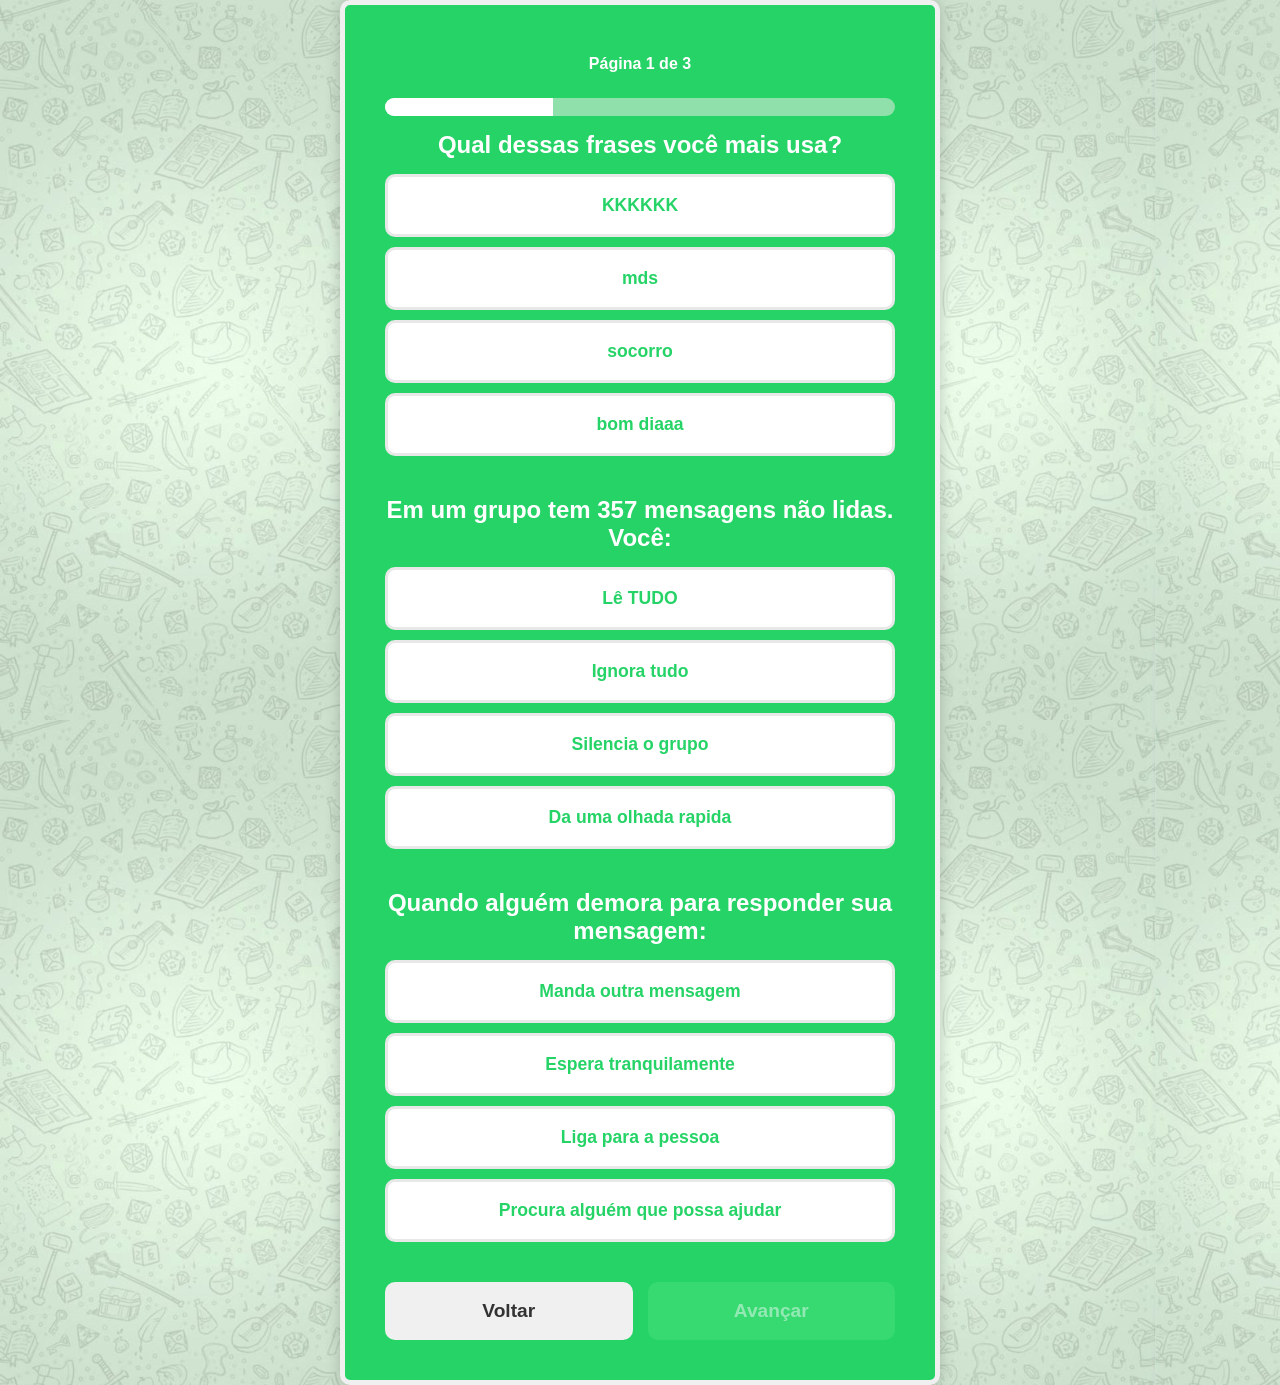
<file: perguntas.html>
<!DOCTYPE html>
<html lang="pt-BR">
<head>
<meta charset="UTF-8">
<meta name="viewport" content="width=device-width, initial-scale=1.0">
<title>Quiz de Figurinhas</title>
<link rel="stylesheet" href="perguntas.css">
</head>
<body>

<div class="container">

    <span id="paginaTexto">Página 1 de 3</span>

    <div class="barra">
        <div id="progresso"></div>
    </div>

    <section class="pagina ativa" id="pagina1">

        <div class="grupo-pergunta" data-id="p1">
            <h2>Qual dessas frases você mais usa?</h2>

            <button onclick="selecionar('p1','fig3',this)">KKKKKK</button>
            <button onclick="selecionar('p1','fig2',this)">mds</button>
            <button onclick="selecionar('p1','fig4',this)">socorro</button>
            <button onclick="selecionar('p1','fig1',this)">bom diaaa</button>
        </div>

        <div class="grupo-pergunta" data-id="p2">
            <h2>Em um grupo tem 357 mensagens não lidas. Você:</h2>

            <button onclick="selecionar('p2','fig1',this)">Lê TUDO</button>
            <button onclick="selecionar('p2','fig3',this)">Ignora tudo</button>
            <button onclick="selecionar('p2','fig2',this)">Silencia o grupo</button>
            <button onclick="selecionar('p2','fig4',this)">Da uma olhada rapida</button>
        </div>

        <div class="grupo-pergunta" data-id="p3">
            <h2>Quando alguém demora para responder sua mensagem:</h2>

            <button onclick="selecionar('p3','fig1',this)">Manda outra mensagem</button>
            <button onclick="selecionar('p3','fig3',this)">Espera tranquilamente</button>
            <button onclick="selecionar('p3','fig2',this)">Liga para a pessoa</button>
            <button onclick="selecionar('p3','fig4',this)">Procura alguém que possa ajudar</button>
        </div>

        <div class="botoes">
            <button onclick="inicio()">Voltar</button>
            <button class="avancar" disabled onclick="trocarPagina(1)">
                Avançar
            </button>
        </div>

    </section>

    <!-- PAGINA 2 -->
    <section class="pagina" id="pagina2">
        <h2>Qual dessas figurinhas você mais se identifica?</h2>

        <div class="grupo-pergunta imagens" data-id="p4">
            <img src="img/Identifica1.webp" onclick="selecionarImagem('p4','fig2',this)">
            <img src="img/Identifica2.webp" onclick="selecionarImagem('p4','fig4',this)">
            <img src="img/Identifica3.webp" onclick="selecionarImagem('p4','fig1',this)">
            <img src="img/Identifica4.webp" onclick="selecionarImagem('p4','fig3',this)">
        </div>

        <h2>Qual dessas figurinhas você mais se identifica?</h2>
        <div class="grupo-pergunta imagens" data-id="p5">

            <img src="img/identifica5.webp" onclick="selecionarImagem('p5','fig4',this)">
            <img src="img/identifica6.webp" onclick="selecionarImagem('p5','fig1',this)">
            <img src="img/identica7.webp" onclick="selecionarImagem('p5','fig3',this)">
            <img src="img/identifica8.webp" onclick="selecionarImagem('p5','fig2',this)">
        </div>

        <h2>Qual dessas figurinhas você mais se identifica?</h2>
        <div class="grupo-pergunta imagens" data-id="p6">

            <img src="img/identifica9.webp" onclick="selecionarImagem('p6','fig3',this)">
            <img src="img/identifica10.webp" onclick="selecionarImagem('p6','fig2',this)">
            <img src="img/identifica11.webp" onclick="selecionarImagem('p6','fig4',this)">
            <img src="img/identifica12.webp" onclick="selecionarImagem('p6','fig1',this)">
        </div>

        <h2>Qual dessas figurinhas você mais se identifica?</h2>
        <div class="grupo-pergunta imagens" data-id="p7">

            <img src="img/identifica13.webp" onclick="selecionarImagem('p7','fig3',this)">
            <img src="img/identifica14.webp" onclick="selecionarImagem('p7','fig2',this)">
            <img src="img/identifica15.webp" onclick="selecionarImagem('p7','fig4',this)">
            <img src="img/identifica16.webp" onclick="selecionarImagem('p7','fig1',this)">
        </div>

        <div class="botoes">
            <button onclick="trocarPagina(0)">Voltar</button>

            <button class="avancar" disabled onclick="trocarPagina(2)">
                Avançar
            </button>
        </div>

    </section>

    <!-- PAGINA 3 -->
<section class="pagina" id="pagina3">

    <h2>Qual você prefere?</h2>

    <div class="grupo-pergunta imagens2" data-id="p8">
        <div class="opcao-texto" onclick="selecionarTexto('p8','fig3',this)">
            100 mensagens não lidas
        </div>

        <div class="opcao-texto" onclick="selecionarTexto('p8','fig4',this)">
            Áudio de 15 minutos
        </div>
    </div>

    <h2>Qual você prefere?</h2>

    <div class="grupo-pergunta imagens2" data-id="p9">
        <div class="opcao-texto" onclick="selecionarTexto('p9','fig2',this)">
            Mandar figurinha
        </div>

        <div class="opcao-texto" onclick="selecionarTexto('p9','fig1',this)">
            Mandar emoji
        </div>
    </div>

    <h2>Qual você prefere?</h2>

    <div class="grupo-pergunta imagens2" data-id="p10">
        <div class="opcao-texto" onclick="selecionarTexto('p10','fig4',this)">
            Grupo lotado
        </div>

        <div class="opcao-texto" onclick="selecionarTexto('p10','fig2',this)">
            Conversa privada
        </div>
    </div>

    <div class="botoes">
        <button onclick="trocarPagina(1)">Voltar</button>
        <button onclick="mostrarResultado()">Mostrar Resultado</button>
    </div>

</section>


</div>

<script src="perguntas.js"></script>

</body>
</html>
</file>
<file: perguntas.css>
* {
    margin: 0;
    padding: 0;
    box-sizing: border-box;
    font-family: Arial, sans-serif;
}

body {
    min-height: 100vh;
    display: flex;
    justify-content: center;
    align-items: center;

    background-color: #d9e8d6;
    background-image: url("img/Wireframes Quiz.jpg");
    background-repeat: repeat-y;
    background-size: contain;
}

.container {
    width: 600px;
    max-width: 90%;
    background: #25D366;
    padding: 40px;
    border-radius: 10px;
    border: 5px solid #f0f0f0;
    box-shadow: 0 0 15px rgba(0,0,0,0.2);
}

/* PROGRESSO */
.barra {
    width: 100%;
    height: 18px;
    background: #8fe0aa;
    border-radius: 20px;
    overflow: hidden;
    margin: 15px 0;
}

#progresso {
    width: 33%;
    height: 100%;
    background: white;
    transition: 0.3s;
}

#paginaTexto {
    display: block;
    text-align: center;
    color: white;
    font-weight: bold;
    margin: 10px 0 25px;
}

/* PÁGINAS */
.pagina {
    display: none;
}

.pagina.ativa {
    display: block;
}

/* PERGUNTAS */
.grupo-pergunta {
    margin-bottom: 30px;
}

h2 {
    color: white;
    text-align: center;
    font-size: 1.5rem;
    margin-bottom: 15px;
}

/* BOTÕES */
.grupo-pergunta button {
    width: 100%;
    margin-bottom: 10px;
    padding: 18px;
    border: 3px solid #e8e8e8;
    border-radius: 10px;
    background: white;
    color: #25D366;
    font-size: 1.1rem;
    font-weight: bold;
    cursor: pointer;
    transition: 0.3s;
}

.grupo-pergunta button:hover {
    transform: scale(1.02);
}

/* SELEÇÃO */
.selecionado {
    background: #49e27d !important;
    color: white !important;
    border: 3px solid white !important;
}

/* IMAGENS */
.imagens {
    display: grid;
    grid-template-columns: repeat(2, 1fr);
    gap: 15px;
    max-width: 350px;
    margin: 0 auto;
}

.imagens img {
    width: 150px;
    height: 150px;
    object-fit: cover;
    border-radius: 10px;
    cursor: pointer;
    border: 4px solid transparent;
    transition: 0.3s;
}

.imagens img:hover {
    transform: scale(1.05);
}

img.selecionado {
    border: 4px solid white !important;
}

/* OPÇÕES TEXTO */
.imagens2 {
    display: flex;
    gap: 20px;
    justify-content: center;
}

.opcao-texto {
    width: 180px;
    height: 180px;

    background: white;
    border: 4px solid transparent;
    border-radius: 12px;

    display: flex;
    justify-content: center;
    align-items: center;

    text-align: center;
    padding: 15px;

    font-size: 20px;
    font-weight: bold;

    cursor: pointer;
    transition: 0.3s;
}

.opcao-texto:hover {
    transform: scale(1.05);
}

.opcao-texto.selecionado {
    border-color: #ffcc00;
}

/* BOTÕES NAVEGAÇÃO */
.botoes {
    display: flex;
    gap: 15px;
    margin-top: 25px;
}

.botoes button {
    flex: 1;
    padding: 18px;
    border: none;
    border-radius: 10px;
    font-size: 1.2rem;
    font-weight: bold;
    cursor: pointer;
}

.botoes button:first-child {
    background: #f0f0f0;
    color: #333;
}

.avancar {
    background: #49e27d;
    color: white;
}

.avancar:disabled {
    opacity: 0.5;
    cursor: not-allowed;
}
</file>
